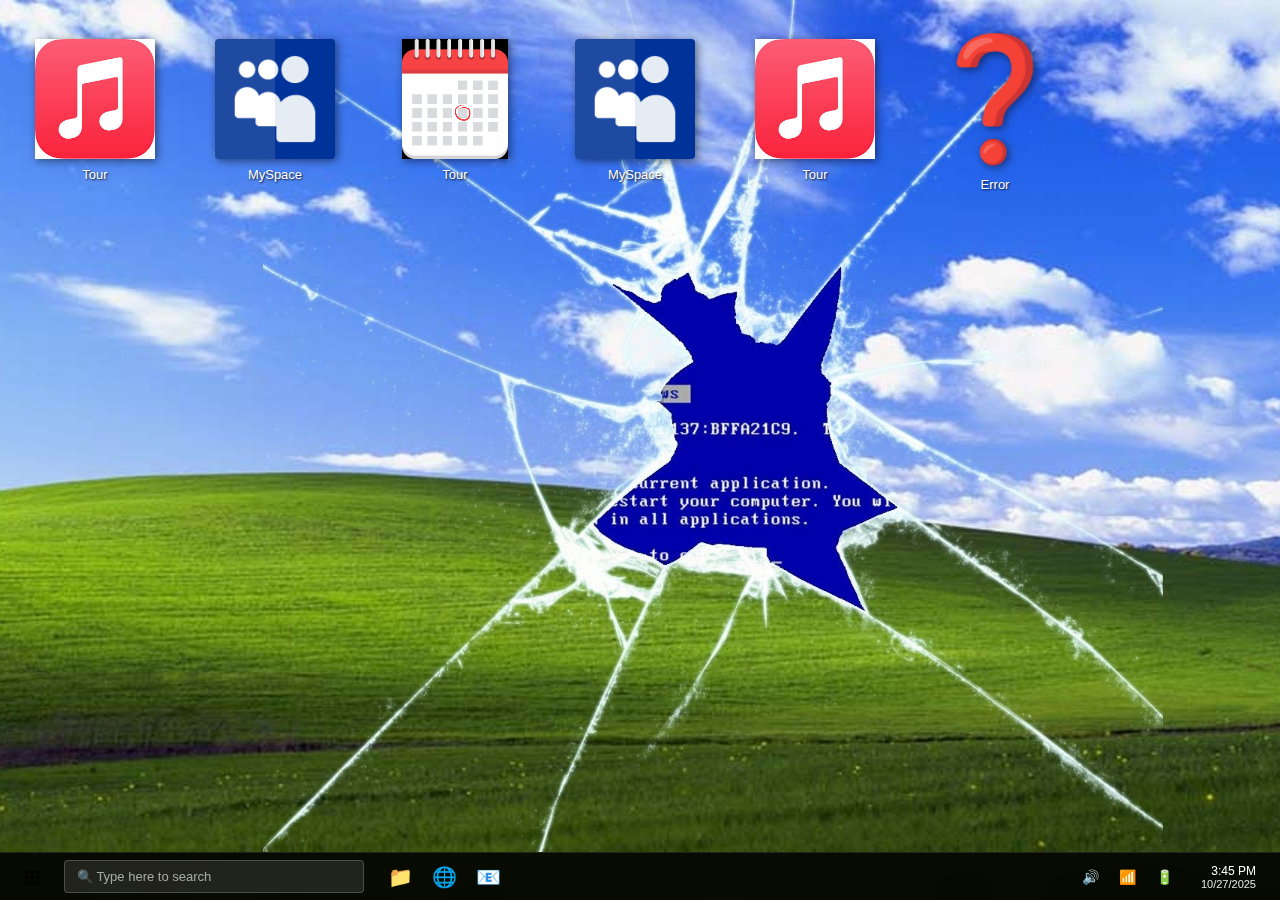
<file: index.html>
<!DOCTYPE html>
<html lang="en">
<head>
  <meta charset="utf-8" />
  <meta name="viewport" content="width=device-width, initial-scale=1" />
  <title>Circuits of Change</title>
  <style>
    * {
      margin: 0;
      padding: 0;
      box-sizing: border-box;
    }

    body {
      background: url('assets/broken_windows.jpg') center/cover no-repeat fixed;
      min-height: 100vh;
      display: flex;
      flex-direction: column;
      font-family: 'Segoe UI', Tahoma, Geneva, Verdana, sans-serif;
      overflow: hidden;
    }

    .desktop {
      flex: 1;
      padding: 20px;
      display: grid;
      grid-template-columns: repeat(auto-fill, 150px);
      grid-auto-rows: 180px;
      gap: 30px;
      align-content: start;
    }

    .desktop-icon {
      display: flex;
      flex-direction: column;
      align-items: center;
      justify-content: center;
      gap: 8px;
      text-decoration: none;
      cursor: pointer;
      padding: 12px;
      border-radius: 4px;
      transition: background 0.2s;
    }

    .desktop-icon:hover {
      background: rgba(255, 255, 255, 0.1);
      backdrop-filter: blur(10px);
    }

    .icon-image {
      width: 120px;
      height: 120px;
      object-fit: contain;
      filter: drop-shadow(2px 2px 4px rgba(0, 0, 0, 0.5));
    }

    .icon-label {
      font-size: 13px;
      color: white;
      text-align: center;
      text-shadow: 1px 1px 2px rgba(0, 0, 0, 0.8);
      word-wrap: break-word;
      max-width: 130px;
      font-weight: 500;
    }

    /* Taskbar */
    .taskbar {
      background: rgba(0, 0, 0, 0.85);
      backdrop-filter: blur(20px);
      height: 48px;
      display: flex;
      align-items: center;
      padding: 0 8px;
      border-top: 1px solid rgba(255, 255, 255, 0.1);
    }

    .start-button {
      width: 48px;
      height: 48px;
      display: flex;
      align-items: center;
      justify-content: center;
      font-size: 20px;
      cursor: pointer;
      transition: background 0.2s;
    }

    .start-button:hover {
      background: rgba(255, 255, 255, 0.1);
    }

    .taskbar-search {
      margin-left: 8px;
      background: rgba(255, 255, 255, 0.1);
      border: 1px solid rgba(255, 255, 255, 0.2);
      border-radius: 4px;
      padding: 8px 12px;
      color: rgba(255, 255, 255, 0.6);
      font-size: 13px;
      width: 300px;
    }

    .taskbar-icons {
      display: flex;
      gap: 4px;
      margin-left: 16px;
    }

    .taskbar-icon {
      width: 40px;
      height: 40px;
      display: flex;
      align-items: center;
      justify-content: center;
      font-size: 20px;
      cursor: pointer;
      border-radius: 4px;
      transition: background 0.2s;
    }

    .taskbar-icon:hover {
      background: rgba(255, 255, 255, 0.1);
    }

    .taskbar-right {
      margin-left: auto;
      display: flex;
      align-items: center;
      gap: 16px;
      padding-right: 8px;
    }

    .system-tray {
      display: flex;
      gap: 12px;
      font-size: 14px;
      color: white;
    }

    .system-icon {
      cursor: pointer;
      padding: 4px;
      transition: background 0.2s;
      border-radius: 4px;
    }

    .system-icon:hover {
      background: rgba(255, 255, 255, 0.1);
    }

    .datetime {
      display: flex;
      flex-direction: column;
      align-items: flex-end;
      font-size: 12px;
      color: white;
      cursor: pointer;
      padding: 4px 8px;
      border-radius: 4px;
      transition: background 0.2s;
    }

    .datetime:hover {
      background: rgba(255, 255, 255, 0.1);
    }

    .time {
      font-weight: 400;
    }

    .date {
      font-size: 11px;
      opacity: 0.9;
    }

    @media (max-width: 768px) {
      .desktop {
        grid-template-columns: repeat(auto-fill, 120px);
        grid-auto-rows: 150px;
        gap: 20px;
      }
      
      .icon-image {
        width: 90px;
        height: 90px;
      }

      .taskbar-search {
        width: 150px;
      }
    }
  </style>
</head>
<body>
  <div class="desktop">
    <a href="tour.html" class="desktop-icon">
      <img src="assets/music_icon.jpg" alt="Tour" class="icon-image">
      <div class="icon-label">Tour</div>
    </a>
    <a href="myspace.html" class="desktop-icon">
      <img src="assets/myspace_icon.png" alt="MySpace" class="icon-image">
      <div class="icon-label">MySpace</div>
    </a>
    <a href="tour.html" class="desktop-icon">
      <img src="assets/calendar_icon.png" alt="Tour" class="icon-image">
      <div class="icon-label">Tour</div>
    </a>
    <a href="myspace.html" class="desktop-icon">
      <img src="assets/myspace_icon.png" alt="MySpace" class="icon-image">
      <div class="icon-label">MySpace</div>
    </a>
    <a href="tour.html" class="desktop-icon">
      <img src="assets/music_icon.jpg" alt="Tour" class="icon-image">
      <div class="icon-label">Tour</div>
    </a>
    <a href="404.html" class="desktop-icon">
      <div class="icon-image" style="font-size: 120px; width: auto; height: auto;">❓</div>
      <div class="icon-label">Error</div>
    </a>
  </div>

  <!-- Taskbar -->
  <div class="taskbar">
    <div class="start-button">⊞</div>
    <div class="taskbar-search">🔍 Type here to search</div>
    <div class="taskbar-icons">
      <div class="taskbar-icon">📁</div>
      <div class="taskbar-icon">🌐</div>
      <div class="taskbar-icon">📧</div>
    </div>
    <div class="taskbar-right">
      <div class="system-tray">
        <span class="system-icon">🔊</span>
        <span class="system-icon">📶</span>
        <span class="system-icon">🔋</span>
      </div>
      <div class="datetime">
        <div class="time">3:45 PM</div>
        <div class="date">10/27/2025</div>
      </div>
    </div>
  </div>
</body>
</html>
</file>
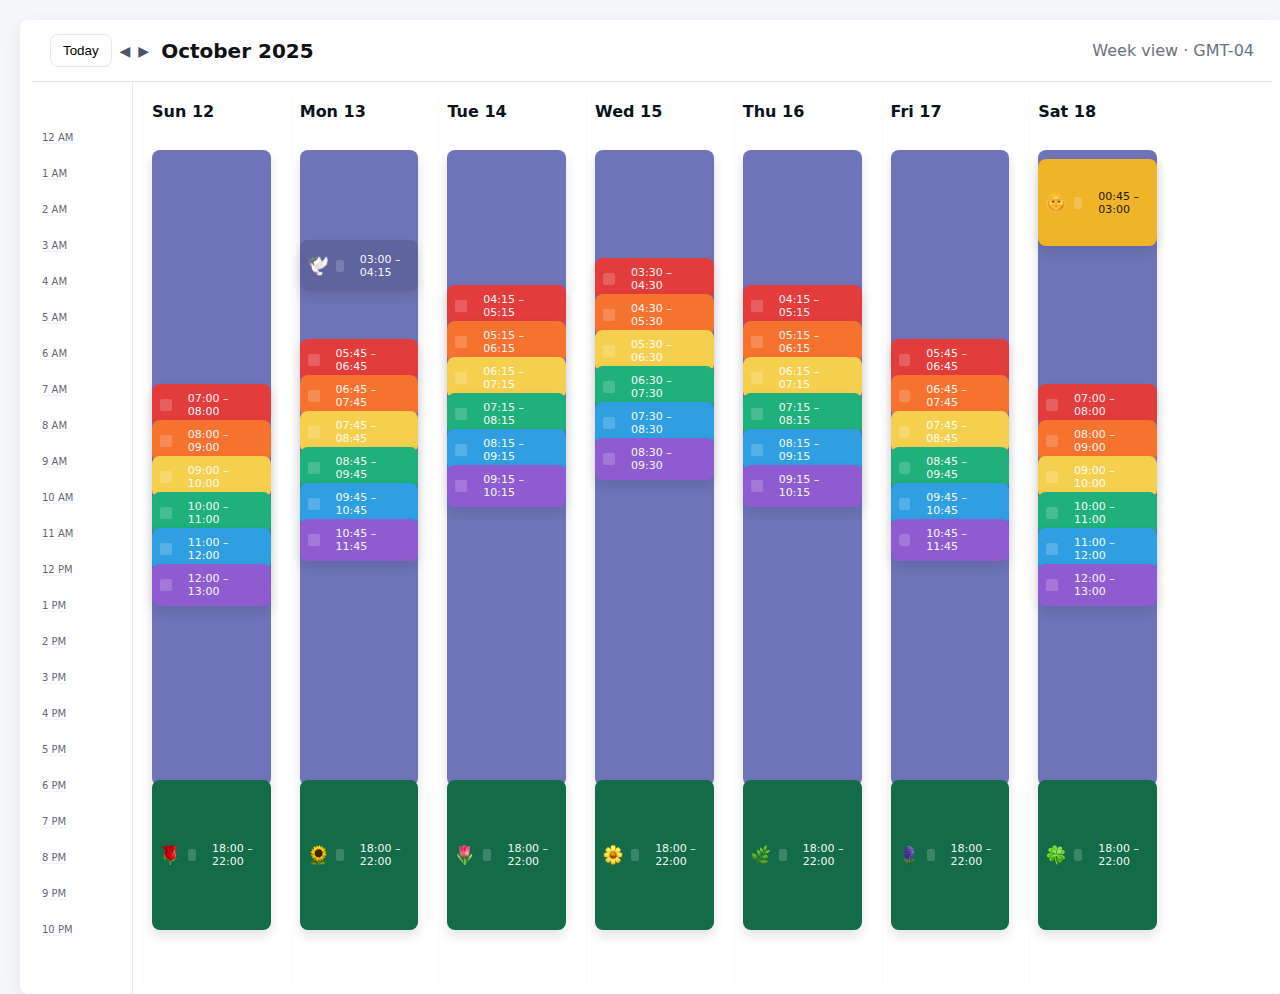
<file: calendar.html>
<!DOCTYPE html>
<html lang="en">
<head>
<meta charset="utf-8" />
<meta name="viewport" content="width=device-width,initial-scale=1" />
<title>Calendar</title>
<style>
  :root{
    --px-per-minute: 0.6; /* Option A: 60min = 90px */
    --hour-height: calc(60 * var(--px-per-minute));
    --time-col-width: 80px;
    --day-col-gap: 12px;
    --day-col-width: calc((100% - var(--time-col-width) - 8 * var(--day-col-gap)) / 7);
    --page-bg: #f6f7fb;
    --lavender: #8f93c7; /* background big block color */
  }
  html,body{height:100%;margin:0;font-family:Inter, system-ui, -apple-system, 'Segoe UI', Roboto, 'Helvetica Neue', Arial;color:#111}
  body{background:var(--page-bg);padding:20px}
  .calendar-wrap{width:1320px;margin:0 auto;background:#fff;border-radius:8px;box-shadow:0 6px 20px rgba(12,20,40,0.08);overflow:hidden}
  .toolbar{display:flex;align-items:center;gap:12px;padding:14px 18px;border-bottom:1px solid #e6e9ef}
  .toolbar .title{font-size:20px;font-weight:600}
  .grid{display:flex}

  .time-slot {
  height: var(--hour-height);
  box-sizing: border-box;
  border-bottom: 1px solid #f0f2f7;
  position: relative;
  display: flex;
  align-items: flex-start;  /* Align label to top */
  justify-content: flex-start;
  padding-top: 50px;         /* Add small spacing */
}

.time-slot .label {
  font-size: 10px;          /* Slightly smaller for compact layout */
  color: #667;
  position: relative;       /* no absolute positioning */
  top: 0; left: 0;          /* reset any offsets */
}
 .time-col {
  width: var(--time-col-width);
  padding-top: 20px; /* same as day header padding-top */
  padding-left: 10px;
  padding-right: 10px;
  border-right: 1px solid #e9edf5;
  background: #fff;
  position: relative;
}
  /* days container */
  .days{display:flex;flex:1;padding:10px;gap:var(--day-col-gap)}
  .day{width:var(--day-col-width);background:transparent;border-left:1px solid rgba(0,0,0,0.02);position:relative}
  .day .day-header{height:20px;padding:10px 8px;font-weight:600;color:#0b1220}
  .day-grid{position:relative}
  .hour-line{height:var(--hour-height);border-bottom:1px solid transparent}

  /* full-height lavender background block like screenshot */
  .big-block{position:absolute;left:6px;right:6px;border-radius:6px;background:linear-gradient(180deg,var(--lavender) 0%, #7e82bf 100%);opacity:0.95}

  /* event card common */
  .event{position:absolute;left:8px;right:8px;border-radius:8px;padding:6px 8px;color:#fff;font-size:12px;box-shadow:0 6px 12px rgba(12,20,40,0.12);display:flex;align-items:center;gap:8px}
  .event .dot{width:10px;height:10px;border-radius:2px;flex:0 0 10px}
  .event .title{font-weight:600;margin-right:auto}
  .event .time{font-size:11px;opacity:0.95}

  /* palette approximations */
  .c-red{background:#e23c3c}
  .c-orange{background:#f6722f}
  .c-yellow{background:#f5d04f}
  .c-green{background:#1fb07b}
  .c-blue{background:#2f9fe1}
  .c-indigo{background:#8f5bd1}
  .c-deep{background:#136b48}
  .c-purple{background:#6f74b8}
  .c-gold{background:#f0b429;color:#111}
  .bird{background:#5f639e}

  /* small rounded icons like calendar icons in screenshot */
  .mini-icon{width:12px;height:12px;border-radius:2px;background:rgba(255,255,255,0.18);display:inline-block}

  /* footer big evening block greens */
  .evening{position:absolute;left:6px;right:6px;border-radius:6px;background:#0f7a50;bottom:18px;height:calc(4 * var(--hour-height) - 8px);display:flex;align-items:center;justify-content:center;color:#fff;font-weight:700}

  /* scrollbar style for the tall day area */
  .day-scroll{height:calc(var(--hour-height) * 22 + 120px);overflow-y:auto;padding-bottom:40px}

  /* small responsive niceties (desktop only target) */
  @media (max-width:1400px){.calendar-wrap{width:100%;padding:0 12px}}
</style>
</head>
<body>
<div class="calendar-wrap">
  <div class="toolbar">
    <div style="display:flex;align-items:center;gap:8px">
      <button style="padding:8px 12px;border-radius:8px;border:1px solid #e6e9ef;background:#fff">Today</button>
      <div style="font-size:14px;color:#4c5568">◀</div>
      <div style="font-size:14px;color:#4c5568">▶</div>
    </div>
    <div class="title">October 2025</div>
    <div style="margin-left:auto;color:#6b7280">Week view · GMT-04</div>
  </div>

  <div style="display:flex">
    <div class="time-col">
      <!-- render hours from 12am to 10pm -->
      
      <div id="timeSlots"></div>
    </div>

    <div class="days" id="daysContainer">
      <!-- day columns will be rendered by JS -->
    </div>
  </div>
</div>

<script>
(function(){
  const pxPerMin = parseFloat(getComputedStyle(document.documentElement).getPropertyValue('--px-per-minute'));
  const daysMeta = [
    {label:'Sun', date:12, events:[
      {start:'00:30',end:'18:00',class:'c-purple',title:''},
      {start:'07:00',end:'08:00',class:'c-red',title:''},
      {start:'08:00',end:'09:00',class:'c-orange',title:''},
      {start:'09:00',end:'10:00',class:'c-yellow',title:''},
      {start:'10:00',end:'11:00',class:'c-green',title:''},
      {start:'11:00',end:'12:00',class:'c-blue',title:''},
      {start:'12:00',end:'13:00',class:'c-indigo',title:''},
      {start:'18:00',end:'22:00',class:'c-deep',title:'', image:'/assets/rose.png'}
    ]},
    {label:'Mon', date:13, events:[
      {start:'00:30',end:'18:00',class:'c-purple',title:''},
      {start:'03:00',end:'04:15',class:'bird',title:'', image:'/assets/dove.png'},
      {start:'05:45',end:'06:45',class:'c-red',title:''},
      {start:'06:45',end:'07:45',class:'c-orange',title:''},
      {start:'07:45',end:'08:45',class:'c-yellow',title:''},
      {start:'08:45',end:'09:45',class:'c-green',title:''},
      {start:'09:45',end:'10:45',class:'c-blue',title:''},
      {start:'10:45',end:'11:45',class:'c-indigo',title:''},
      {start:'18:00',end:'22:00',class:'c-deep',title:'',image:'/assets/sunflower.png'}
    ]},
    {label:'Tue', date:14, events:[
      {start:'00:30',end:'18:00',class:'c-purple',title:''},
      {start:'04:15',end:'05:15',class:'c-red',title:''},
      {start:'05:15',end:'06:15',class:'c-orange',title:''},
      {start:'06:15',end:'07:15',class:'c-yellow',title:''},
      {start:'07:15',end:'08:15',class:'c-green',title:''},
      {start:'08:15',end:'09:15',class:'c-blue',title:''},
      {start:'09:15',end:'10:15',class:'c-indigo',title:''},
      {start:'18:00',end:'22:00',class:'c-deep',title:'',image:'/assets/tulip.png'}
    ]},
    {label:'Wed', date:15, events:[
      {start:'00:30',end:'18:00',class:'c-purple',title:''},
      {start:'03:30',end:'04:30',class:'c-red',title:''},
      {start:'04:30',end:'05:30',class:'c-orange',title:''},
      {start:'05:30',end:'06:30',class:'c-yellow',title:''},
      {start:'06:30',end:'07:30',class:'c-green',title:''},
      {start:'07:30',end:'08:30',class:'c-blue',title:''},
      {start:'08:30',end:'09:30',class:'c-indigo',title:''},
      {start:'18:00',end:'22:00',class:'c-deep',title:'', image:'/assets/blossom.png'}
    ]},
    {label:'Thu', date:16, events:[
      {start:'00:30',end:'18:00',class:'c-purple',title:''},
      {start:'04:15',end:'05:15',class:'c-red',title:''},
      {start:'05:15',end:'06:15',class:'c-orange',title:''},
      {start:'06:15',end:'07:15',class:'c-yellow',title:''},
      {start:'07:15',end:'08:15',class:'c-green',title:''},
      {start:'08:15',end:'09:15',class:'c-blue',title:''},
      {start:'09:15',end:'10:15',class:'c-indigo',title:''},
      {start:'18:00',end:'22:00',class:'c-deep',title:'',image:'/assets/herb.png'}
    ]},
    {label:'Fri', date:17, events:[
      {start:'00:30',end:'18:00',class:'c-purple',title:''},
      {start:'05:45',end:'06:45',class:'c-red',title:''},
      {start:'06:45',end:'07:45',class:'c-orange',title:''},
      {start:'07:45',end:'08:45',class:'c-yellow',title:''},
      {start:'08:45',end:'09:45',class:'c-green',title:''},
      {start:'09:45',end:'10:45',class:'c-blue',title:''},
      {start:'10:45',end:'11:45',class:'c-indigo',title:''},
      {start:'18:00',end:'22:00',class:'c-deep',title:'',image:'/assets/hyacinth.png'}
    ]},
    {label:'Sat', date:18, events:[
      {start:'00:30',end:'18:00',class:'c-purple',title:''},
      {start:'00:45',end:'03:00',class:'c-gold',title:'',image:'/assets/sun.png'},
      {start:'07:00',end:'08:00',class:'c-red',title:''},
      {start:'08:00',end:'09:00',class:'c-orange',title:''},
      {start:'09:00',end:'10:00',class:'c-yellow',title:''},
      {start:'10:00',end:'11:00',class:'c-green',title:''},
      {start:'11:00',end:'12:00',class:'c-blue',title:''},
      {start:'12:00',end:'13:00',class:'c-indigo',title:''},
      {start:'18:00',end:'22:00',class:'c-deep',title:'', image:'/assets/clover.png'}
    ]}
  ];

  function hhmmToMinutes(s){const [h,m] = s.split(':').map(Number); return h*60 + m}

  // render time labels
  const timeSlots = document.getElementById('timeSlots');
  
for (let h = 0; h <= 22; h++) {
  const slot = document.createElement('div');
  slot.className = 'time-slot';
  
  const label = document.createElement('div');
  label.className = 'label';
  const hour = (h % 12 === 0) ? 12 : h % 12;
  const ampm = h < 12 ? 'AM' : 'PM';
  label.textContent = `${hour} ${ampm}`;

  slot.appendChild(label);

  // Position proportional to minutes
  slot.style.position = 'absolute';
  slot.style.top = `${h * 60 * pxPerMin}px`;

  timeSlots.appendChild(slot);
}

  // render days
  const daysContainer = document.getElementById('daysContainer');
  daysMeta.forEach(day =>{
    const dayEl = document.createElement('div'); dayEl.className='day';
    const header = document.createElement('div'); header.className='day-header'; header.textContent = `${day.label} ${day.date}`;
    const scroll = document.createElement('div'); scroll.className='day-scroll';
    const grid = document.createElement('div'); grid.className='day-grid'; grid.style.minHeight = (pxPerMin * 60 * 22 + 20) + 'px';



    // audio files
    const classSounds = {
  'c-red': '/assets/xy_C.wav',
  'c-orange': '/assets/xy_D.wav',
  'c-yellow': '/assets/xy_E.wav',
  'c-green': '/assets/xy_F.wav',
  'c-blue': '/assets/xy_G.wav',
  'c-indigo': '/assets/xy_A.wav',
  'c-deep': '/assets/grass.mp3',       
  'bird': '/assets/flap.mp3',
  'c-gold': '/assets/tinkle.mp3'      
};
    // events
    day.events.forEach(ev=>{
      const e = document.createElement('div'); e.className = 'event ' + ev.class;
      const start = hhmmToMinutes(ev.start); const end = hhmmToMinutes(ev.end);
      e.style.top = (start * pxPerMin) + 'px';
      e.style.height = Math.max(28, (end - start) * pxPerMin - 6) + 'px';
      let imgHTML = '';
if (ev.image) {
  imgHTML = `<img src="${ev.image}" style="width:20px;height:20px;border-radius:4px;flex-shrink:0">`;
}
const evClasses = e.className.split(' ');
const soundClass = evClasses.find(c => classSounds[c]);
if (soundClass) {
  e.addEventListener('mouseenter', () => {
    const sound = new Audio(classSounds[soundClass]);
    sound.play();
  });
}

e.innerHTML = `
  ${imgHTML}
  <div class="mini-icon"></div>
  <div class="title">${ev.title}</div>
  <div class="time">${ev.start} – ${ev.end}</div>
`;

      

      grid.appendChild(e);
    });





    scroll.appendChild(grid);
    dayEl.appendChild(header);
    dayEl.appendChild(scroll);
    daysContainer.appendChild(dayEl);
  });

})();
</script>
</body>
</html>
</file>
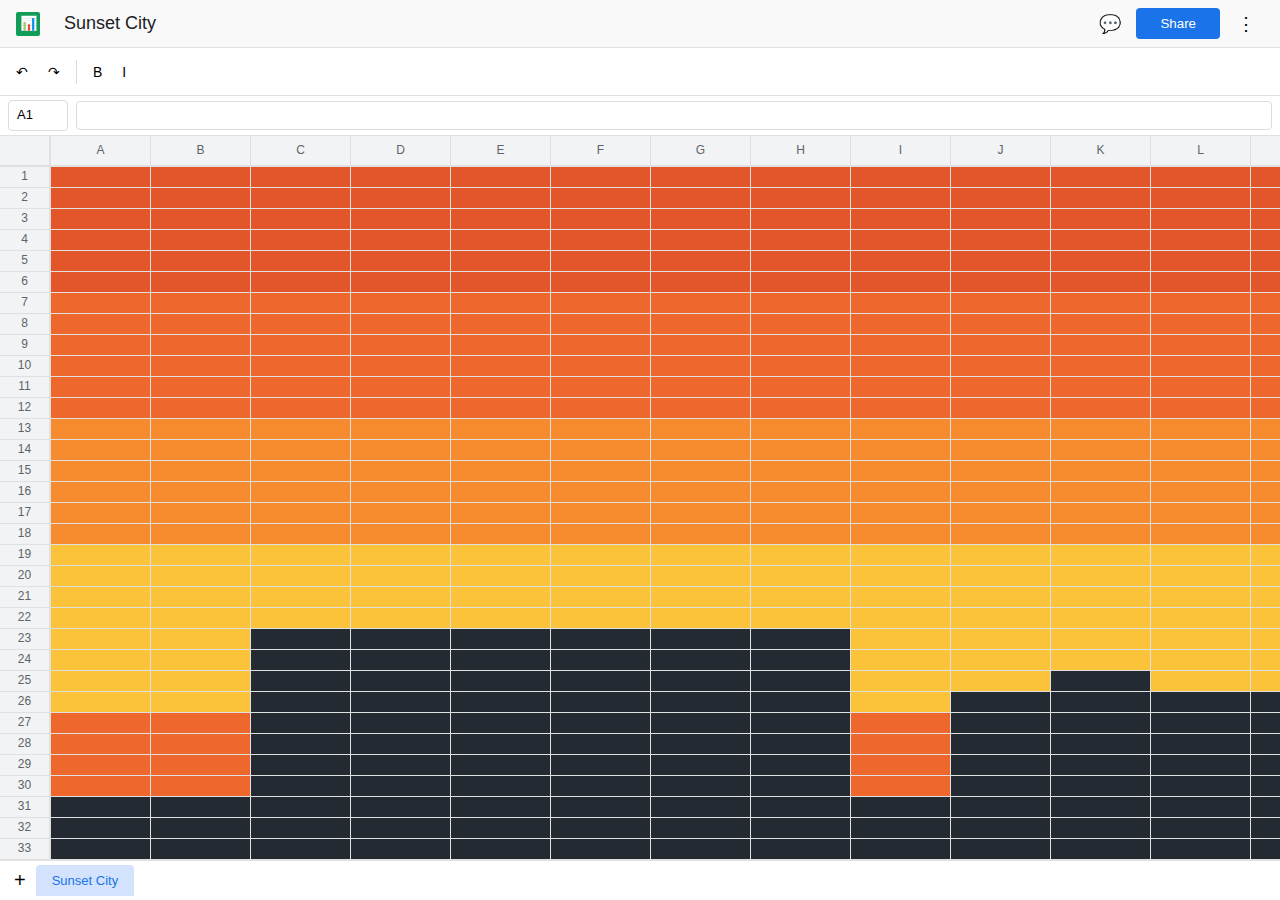
<file: gsheets.html>
<!DOCTYPE html>
<html lang="en">
<head>
<meta charset="utf-8" />
<meta name="viewport" content="width=device-width,initial-scale=1" />
<title>Sunset City - Google Sheets</title>
<style>
  :root {
    --bg: #f8f9fa;
    --grid: #e0e0e0;
    --header-bg: #f1f3f4;
    --header-txt: #5f6368;
    --sel: #1a73e8;
  }
  * { box-sizing: border-box; margin: 0; padding: 0; }
  html, body { 
    height: 100%; 
    background: white; 
    font: 14px/1.3 'Google Sans', Roboto, Arial, sans-serif;
    overflow: hidden;
  }
  
  .main-container {
    display: flex;
    flex-direction: column;
    height: 100vh;
  }
  
  /* Google Sheets Header */
  .sheets-header {
    height: 48px;
    background: #f9f9f9;
    border-bottom: 1px solid #e0e0e0;
    display: flex;
    align-items: center;
    padding: 0 16px;
    gap: 16px;
  }
  
  .sheets-icon {
    width: 24px;
    height: 24px;
    background: #0f9d58;
    border-radius: 2px;
    display: flex;
    align-items: center;
    justify-content: center;
    color: white;
    font-weight: bold;
    font-size: 14px;
  }
  
  .doc-title {
    display: flex;
    align-items: center;
    gap: 8px;
  }
  
  .doc-title input {
    border: none;
    background: transparent;
    font-size: 18px;
    color: #202124;
    padding: 4px 8px;
    border-radius: 4px;
    outline: none;
  }
  
  .doc-title input:hover {
    background: #f1f3f4;
  }
  
  .header-right {
    margin-left: auto;
    display: flex;
    align-items: center;
    gap: 8px;
  }
  
  .icon-button {
    width: 36px;
    height: 36px;
    border-radius: 50%;
    display: flex;
    align-items: center;
    justify-content: center;
    cursor: pointer;
    font-size: 18px;
    background: transparent;
    border: none;
  }
  
  .icon-button:hover {
    background: #f1f3f4;
  }
  
  .share-button {
    background: #1a73e8;
    color: white;
    padding: 8px 24px;
    border-radius: 4px;
    border: none;
    font-weight: 500;
    cursor: pointer;
  }
  
  /* Toolbar */
  .toolbar {
    height: 48px;
    background: #ffffff;
    border-bottom: 1px solid #e0e0e0;
    display: flex;
    align-items: center;
    gap: 4px;
    padding: 0 8px;
  }
  
  .toolbar-button {
    padding: 8px;
    border-radius: 4px;
    background: transparent;
    border: none;
    cursor: pointer;
    font-size: 14px;
  }
  
  .toolbar-button:hover {
    background: #f1f3f4;
  }
  
  .toolbar-divider {
    width: 1px;
    height: 24px;
    background: #dadce0;
    margin: 0 4px;
  }
  
  /* Formula Bar */
  .formula-bar {
    height: 40px;
    background: white;
    border-bottom: 1px solid #e0e0e0;
    display: flex;
    align-items: center;
    padding: 0 8px;
    gap: 8px;
  }
  
  .cell-ref {
    min-width: 60px;
    padding: 6px 8px;
    border: 1px solid #dadce0;
    border-radius: 4px;
    font-size: 13px;
    font-weight: 500;
  }
  
  .formula-input {
    flex: 1;
    padding: 6px 8px;
    border: 1px solid #dadce0;
    border-radius: 4px;
    font-size: 13px;
    outline: none;
  }
  
  /* Sheet Container */
  .sheet-container {
    flex: 1;
    overflow: auto;
    background: white;
  }
  
  /* Sheet grid */
  .sheet {
    display: grid;
    grid-template-columns: 50px repeat(var(--cols), 100px);
    grid-template-rows: 30px repeat(var(--rows), 21px);
    background: white;
    user-select: none;
    min-width: max-content;
  }
  
  .corner {
    background: var(--header-bg);
    border-right: 1px solid var(--grid);
    border-bottom: 1px solid var(--grid);
    position: sticky;
    left: 0;
    top: 0;
    z-index: 3;
  }
  
  .col-h {
    background: var(--header-bg);
    color: var(--header-txt);
    border-left: 1px solid var(--grid);
    border-bottom: 1px solid var(--grid);
    display: grid;
    place-items: center;
    font-size: 12px;
    position: sticky;
    top: 0;
    z-index: 2;
  }
  
  .row-h {
    background: var(--header-bg);
    color: var(--header-txt);
    border-top: 1px solid var(--grid);
    border-right: 1px solid var(--grid);
    display: grid;
    place-items: center;
    font-size: 12px;
    position: sticky;
    left: 0;
    z-index: 2;
  }
  
  .cell {
    border-left: 1px solid var(--grid);
    border-top: 1px solid var(--grid);
    background: white;
  }
  
  .cell.sel {
    outline: 2px solid var(--sel);
    outline-offset: -2px;
  }
  
  /* Sheet Tabs */
  .sheet-tabs {
    height: 40px;
    background: white;
    border-top: 1px solid #e0e0e0;
    display: flex;
    align-items: center;
    padding: 0 8px;
    gap: 4px;
  }
  
  .add-sheet {
    padding: 6px;
    border-radius: 4px;
    background: transparent;
    border: none;
    cursor: pointer;
    font-size: 20px;
  }
  
  .sheet-tab {
    padding: 8px 16px;
    border-radius: 4px 4px 0 0;
    background: transparent;
    border: none;
    cursor: pointer;
    font-size: 13px;
  }
  
  .sheet-tab.active {
    background: #d3e3fd;
    color: #1a73e8;
  }
</style>
</head>
<body>
  <div class="main-container">
    <div class="sheets-header">
      <div class="sheets-icon">📊</div>
      <div class="doc-title">
        <input type="text" value="Sunset City" readonly>
      </div>
      <div class="header-right">
        <button class="icon-button">💬</button>
        <button class="share-button">Share</button>
        <button class="icon-button">⋮</button>
      </div>
    </div>
    
    <div class="toolbar">
      <button class="toolbar-button">↶</button>
      <button class="toolbar-button">↷</button>
      <div class="toolbar-divider"></div>
      <button class="toolbar-button">B</button>
      <button class="toolbar-button">I</button>
    </div>
    
    <div class="formula-bar">
      <div class="cell-ref">A1</div>
      <input type="text" class="formula-input" placeholder="">
    </div>
    
    <div class="sheet-container">
      <div id="sheet" class="sheet"></div>
    </div>
    
    <div class="sheet-tabs">
      <button class="add-sheet">+</button>
      <button class="sheet-tab active">Sunset City</button>
    </div>
  </div>

<script>
(() => {
  const ROWS = 40, COLS = 40;
  const sheet = document.getElementById('sheet');
  sheet.style.setProperty('--rows', ROWS);
  sheet.style.setProperty('--cols', COLS);

  const frag = document.createDocumentFragment();
  const corner = document.createElement('div');
  corner.className = 'corner';
  corner.style.gridColumn = '1 / 2';
  corner.style.gridRow = '1 / 2';
  frag.appendChild(corner);

  for (let c = 1; c <= COLS; c++) {
    const el = document.createElement('div');
    el.className = 'col-h';
    el.textContent = numToLetters(c);
    el.style.gridColumn = (c+1) + ' / ' + (c+2);
    el.style.gridRow = '1 / 2';
    frag.appendChild(el);
  }
  
  for (let r = 1; r <= ROWS; r++) {
    const el = document.createElement('div');
    el.className = 'row-h';
    el.textContent = r;
    el.style.gridColumn = '1 / 2';
    el.style.gridRow = (r+1) + ' / ' + (r+2);
    frag.appendChild(el);
  }
  
  const cells = [];
  for (let r = 1; r <= ROWS; r++) {
    const row = [];
    for (let c = 1; c <= COLS; c++) {
      const el = document.createElement('div');
      el.className = 'cell';
      el.dataset.r = r; el.dataset.c = c;
      el.style.gridColumn = (c+1) + ' / ' + (c+2);
      el.style.gridRow = (r+1) + ' / ' + (r+2);
      frag.appendChild(el);
      row.push(el);
    }
    cells.push(row);
  }
  sheet.appendChild(frag);

  const COLORS = {
    skyTop2:  '#E3562A', skyTop1:  '#EE672C', skyMid:   '#F68A2F',
    skyCore:  '#FBC33A', soil1:    '#EE672C', soil2:    '#E3562A',
    building: '#232A31', window:   '#6B7076', white:    '#FFFFFF'
  };
  
  const BANDS = [
    {r1:1,  r2:6,  key:'skyTop2'}, {r1:7,  r2:12, key:'skyTop1'},
    {r1:13, r2:18, key:'skyMid'}, {r1:19, r2:26, key:'skyCore'},
    {r1:27, r2:34, key:'soil1'}, {r1:35, r2:40, key:'soil2'}
  ];

  function paintRect(r1,c1,h,w,color){
    for(let r=r1;r<r1+h;r++){
      for(let c=c1;c<c1+w;c++){
        const cell = cells[r-1]?.[c-1];
        if (cell) cell.style.background = color;
      }
    }
  }
  
  function paintCell(r,c,color){
    const el = cells[r-1]?.[c-1];
    if (el) el.style.background = color;
  }

  function drawBackground(){
    BANDS.forEach(b=> paintRect(b.r1,1,b.r2-b.r1+1,COLS, COLORS[b.key]));
  }
  
  function drawSkyline(){
    const dark = COLORS.building;
    paintRect(31,1,10,COLS,dark);
    const buildings = [[3,6,8],[10,4,5],[14,6,14],[21,5,9],[27,4,5],[30,6,10],[37,2,6]];
    buildings.forEach(([c0,w,h])=>{
      const top = 30 - h + 1;
      paintRect(top, c0, h, w, dark);
      if (Math.random() < 0.7) paintRect(top-1, c0 + Math.floor(w/3), 1, Math.max(1, Math.floor(w/3)), dark);
    });
  }
  
  function drawWindows(){
    const w = COLORS.window;
    [[18,16],[20,16],[18,18],[20,18],[22,26],[24,26],[22,28],[24,28],[16,19],[16,21]]
      .forEach(([r,c])=>paintCell(r,c,w));
  }
  
  function renderAll(){
    paintRect(1,1,ROWS,COLS,COLORS.white);
    drawBackground(); drawSkyline(); drawWindows();
  }
  renderAll();

  let selEl = null;
  sheet.addEventListener('pointerdown', (e)=>{
    const cell = e.target.closest('.cell');
    if (cell){
      if (selEl) selEl.classList.remove('sel');
      (selEl = cell).classList.add('sel');
    }
  });

  function randomFrom(a){ return a[(Math.random()*a.length)|0]; }
  function glitchHueShift(){
    const keys = BANDS.map(b=>b.key);
    const rotated = keys.slice(1).concat(keys[0]);
    BANDS.forEach((b,i)=> b.key = rotated[i]);
    drawBackground();
  }

  function glitchPixelNoise(){
    const N = 140;
    for (let i=0;i<N;i++){
      const r = 1 + (Math.random()*ROWS|0);
      const c = 1 + (Math.random()*COLS|0);
      const neon = randomFrom(['#FF3B3B','#FFD93B','#FF9F1C','#8AF3FF','#FF7AF6']);
      const color = Math.random()<0.6 ? COLORS.building : randomFrom([COLORS.skyCore, COLORS.skyMid, neon]);
      paintCell(r,c,color);
    }
  }

  function glitchSwipe(){
    const band = randomFrom(BANDS);
    const rStart = band.r1, rEnd = band.r2;
    const src = rStart + (Math.random()*(rEnd-rStart+1)|0);
    const tgt = rStart + (Math.random()*(rEnd-rStart+1)|0);
    const row = cells[src-1].map(td => td.style.background || COLORS.white);
    const shift = (Math.random()<0.5?-1:1) * (2 + (Math.random()*8|0));
    const shifted = row.map((_,i)=> row[(i - shift + COLS) % COLS]);
    const thickness = 1 + (Math.random()*2|0);
    for (let off=0; off<thickness; off++){
      const rr = Math.min(ROWS, tgt + off);
      for (let c=1;c<=COLS;c++) paintCell(rr, c, shifted[c-1]);
    }
  }

  function burstGlitch(){
    const modes = [glitchHueShift, glitchPixelNoise, glitchSwipe];
    const steps = 6 + (Math.random()*6|0);
    let t = 0;
    const tick = ()=> {
      randomFrom(modes)();
      drawSkyline(); drawWindows();
      if (++t < steps) requestAnimationFrame(tick);
    };
    tick();
  }

  sheet.addEventListener('click', ()=> burstGlitch(), { passive:true });
  
  function numToLetters(n){
    let s = '';
    while (n > 0) { n--; s = String.fromCharCode(65 + (n % 26)) + s; n = Math.floor(n/26); }
    return s;
  }
})();
</script>
</body>
</html>
</file>
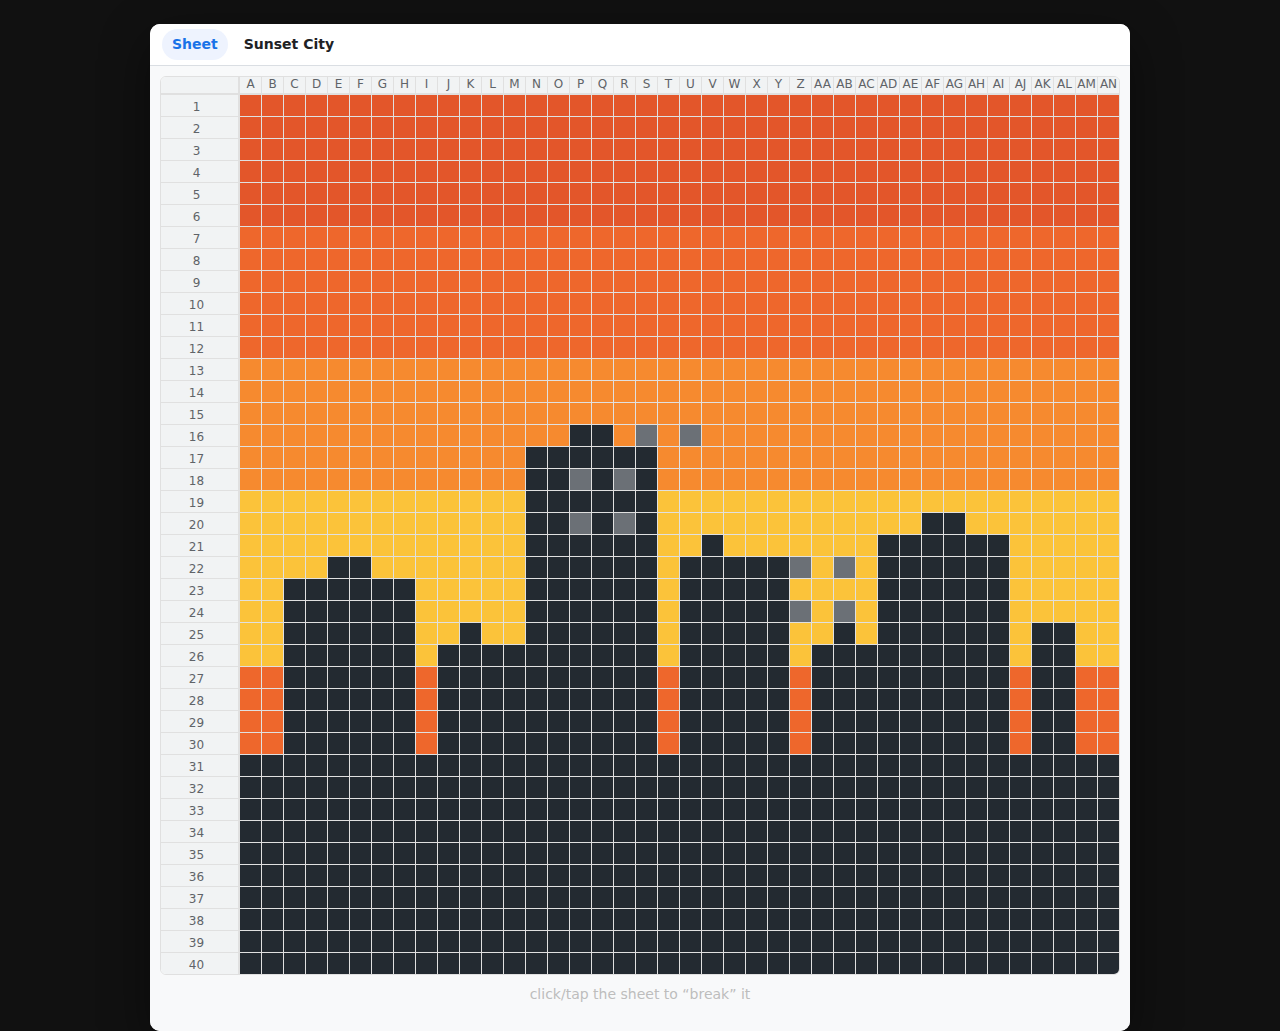
<file: gsheets_backup.html>
<!DOCTYPE html>
<html lang="en">
<head>
<meta charset="utf-8" />
<meta name="viewport" content="width=device-width,initial-scale=1" />
<title>Fake Sheets — Tap to Glitch</title>
<style>
  :root {
    --bg: #f8f9fa;
    --grid: #e0e0e0;
    --header-bg: #f1f3f4;
    --header-txt: #5f6368;
    --sel: #1a73e8;
    --cell-size: 22px;          /* tweak to scale the sheet */
    --radius: 10px;
  }
  * { box-sizing: border-box; }
  html, body { height: 100%; margin: 0; background: #111; font: 14px/1.3 Inter, system-ui, -apple-system, Segoe UI, Roboto, Arial, sans-serif; }
  .chrome {
    max-width: min(95vw, 980px);
    margin: 24px auto;
    background: white;
    border-radius: var(--radius);
    box-shadow: 0 16px 50px rgba(0,0,0,.45);
    overflow: hidden;
  }
  .toolbar {
    height: 42px;
    background: #ffffff;
    border-bottom: 1px solid #dadee3;
    display:flex; align-items:center; gap:10px; padding: 0 12px;
  }
  .pill {
    background: #eef3fe; color:#1a73e8; padding:6px 10px; border-radius:999px; font-weight:600;
  }
  .docname { margin-left: 6px; color:#202124; font-weight:600; }
  .sheet-wrap { background: var(--bg); padding: 10px; }
  /* Sheet grid */
  .sheet {
    display: grid;
    grid-template-columns: auto repeat(var(--cols), var(--cell-size));
    grid-template-rows: auto repeat(var(--rows), var(--cell-size));
    border: 1px solid var(--grid);
    background: white;
    border-radius: 6px;
    overflow: hidden;
    user-select: none;
    touch-action: manipulation;
  }
  .corner {
    background: var(--header-bg);
    border-right: 1px solid var(--grid);
    border-bottom: 1px solid var(--grid);
  }
  .col-h {
    background: var(--header-bg);
    color: var(--header-txt);
    border-left: 1px solid var(--grid);
    border-bottom: 1px solid var(--grid);
    display:grid; place-items:center;
    font-size: 12px;
  }
  .row-h {
    background: var(--header-bg);
    color: var(--header-txt);
    border-top: 1px solid var(--grid);
    border-right: 1px solid var(--grid);
    display:grid; place-items:end center;
    padding-right: 6px;
    font-size: 12px;
  }
  .cell {
    border-left: 1px solid var(--grid);
    border-top: 1px solid var(--grid);
    background: white;
  }
  /* selection ring (for vibes) */
  .cell.sel {
    outline: 2px solid var(--sel);
    outline-offset: -2px;
  }
  .hint {
    text-align:center; color:#bdbdbd; margin: 10px 0 18px;
  }
</style>
</head>
<body>
  <div class="chrome">
    <div class="toolbar">
      <span class="pill">Sheet</span>
      <span class="docname">Sunset City</span>
    </div>
    <div class="sheet-wrap">
      <div id="sheet" class="sheet"></div>
      <div class="hint">click/tap the sheet to “break” it</div>
    </div>
  </div>

<script>
(() => {
  // ======== GRID SETUP (looks like Google Sheets) =========
  const ROWS = 40, COLS = 40;
  const sheet = document.getElementById('sheet');
  sheet.style.setProperty('--rows', ROWS);
  sheet.style.setProperty('--cols', COLS);

  // build headers
  const frag = document.createDocumentFragment();
  const corner = document.createElement('div');
  corner.className = 'corner';
  corner.style.gridColumn = '1 / 2';
  corner.style.gridRow = '1 / 2';
  frag.appendChild(corner);

  // column headers A.. AN
  for (let c = 1; c <= COLS; c++) {
    const el = document.createElement('div');
    el.className = 'col-h';
    el.textContent = numToLetters(c);      // A, B, ...
    el.style.gridColumn = (c+1) + ' / ' + (c+2);
    el.style.gridRow = '1 / 2';
    frag.appendChild(el);
  }
  // row headers 1..40
  for (let r = 1; r <= ROWS; r++) {
    const el = document.createElement('div');
    el.className = 'row-h';
    el.textContent = r;
    el.style.gridColumn = '1 / 2';
    el.style.gridRow = (r+1) + ' / ' + (r+2);
    frag.appendChild(el);
  }
  // cells
  const cells = []; // 2D refs for fast painting
  for (let r = 1; r <= ROWS; r++) {
    const row = [];
    for (let c = 1; c <= COLS; c++) {
      const el = document.createElement('div');
      el.className = 'cell';
      el.dataset.r = r; el.dataset.c = c;
      el.style.gridColumn = (c+1) + ' / ' + (c+2);
      el.style.gridRow = (r+1) + ' / ' + (r+2);
      frag.appendChild(el);
      row.push(el);
    }
    cells.push(row);
  }
  sheet.appendChild(frag);

  // ======== PALETTE & PAINT HELPERS =======================
  const COLORS = {
    skyTop2:  '#E3562A',
    skyTop1:  '#EE672C',
    skyMid:   '#F68A2F',
    skyCore:  '#FBC33A',
    soil1:    '#EE672C',
    soil2:    '#E3562A',
    building: '#232A31',
    window:   '#6B7076',
    white:    '#FFFFFF'
  };
  const BANDS = [
    {r1:1,  r2:6,  key:'skyTop2'},
    {r1:7,  r2:12, key:'skyTop1'},
    {r1:13, r2:18, key:'skyMid'},
    {r1:19, r2:26, key:'skyCore'},
    {r1:27, r2:34, key:'soil1'},
    {r1:35, r2:40, key:'soil2'}
  ];

  function paintRect(r1,c1,h,w,color){
    for(let r=r1;r<r1+h;r++){
      for(let c=c1;c<c1+w;c++){
        const cell = cells[r-1]?.[c-1];
        if (cell) cell.style.background = color;
      }
    }
  }
  function paintCell(r,c,color){
    const el = cells[r-1]?.[c-1];
    if (el) el.style.background = color;
  }

  // ======== DRAW ART ======================================
  function drawBackground(){
    BANDS.forEach(b=>{
      paintRect(b.r1,1,b.r2-b.r1+1,COLS, COLORS[b.key]);
    });
  }
  function drawSkyline(){
    const dark = COLORS.building;
    // base
    paintRect(31,1,10,COLS,dark);
    // buildings: [colStart, width, heightAboveBase]
    const buildings = [
      [3,  6,  8],
      [10, 4,  5],
      [14, 6, 14],
      [21, 5,  9],
      [27, 4,  5],
      [30, 6, 10],
      [37, 2,  6]
    ];
    buildings.forEach(([c0,w,h])=>{
      const top = 30 - h + 1;
      paintRect(top, c0, h, w, dark);
      if (Math.random() < 0.7) {
        paintRect(top-1, c0 + Math.floor(w/3), 1, Math.max(1, Math.floor(w/3)), dark);
      }
    });
  }
  function drawWindows(){
    const w = COLORS.window;
    [[18,16],[20,16],[18,18],[20,18],
     [22,26],[24,26],[22,28],[24,28],
     [16,19],[16,21]].forEach(([r,c])=>paintCell(r,c,w));
  }
  function renderAll(){
    // clear to white first
    paintRect(1,1,ROWS,COLS,COLORS.white);
    drawBackground(); drawSkyline(); drawWindows();
  }
  renderAll();

  // ======== SHEETS-LIKE SELECTION (optional) =============
  let selEl = null;
  sheet.addEventListener('pointerdown', (e)=>{
    const cell = e.target.closest('.cell');
    if (cell){
      if (selEl) selEl.classList.remove('sel');
      (selEl = cell).classList.add('sel');
    }
  });

  // ======== GLITCH ENGINE ================================
  function randomFrom(a){ return a[(Math.random()*a.length)|0]; }

  function glitchHueShift(){
    const keys = BANDS.map(b=>b.key);
    const rotated = keys.slice(1).concat(keys[0]);
    BANDS.forEach((b,i)=> b.key = rotated[i]);
    drawBackground();
  }

  function glitchPixelNoise(){
    const N = 140;
    for (let i=0;i<N;i++){
      const r = 1 + (Math.random()*ROWS|0);
      const c = 1 + (Math.random()*COLS|0);
      const neon = randomFrom(['#FF3B3B','#FFD93B','#FF9F1C','#8AF3FF','#FF7AF6']);
      const color = Math.random()<0.6 ? COLORS.building : randomFrom([COLORS.skyCore, COLORS.skyMid, neon]);
      paintCell(r,c,color);
    }
  }

  function glitchSwipe(){
    const band = randomFrom(BANDS);
    const rStart = band.r1, rEnd = band.r2;
    const src = rStart + (Math.random()*(rEnd-rStart+1)|0);
    const tgt = rStart + (Math.random()*(rEnd-rStart+1)|0);
    // read row colors
    const row = cells[src-1].map(td => td.style.background || COLORS.white);
    const shift = (Math.random()<0.5?-1:1) * (2 + (Math.random()*8|0));
    const shifted = row.map((_,i)=> row[(i - shift + COLS) % COLS]);
    // paste to tgt row (thick swipe)
    const thickness = 1 + (Math.random()*2|0);
    for (let off=0; off<thickness; off++){
      const rr = Math.min(ROWS, tgt + off);
      for (let c=1;c<=COLS;c++){
        paintCell(rr, c, shifted[c-1]);
      }
    }
  }

  function burstGlitch(){
    const modes = [glitchHueShift, glitchPixelNoise, glitchSwipe];
    const steps = 6 + (Math.random()*6|0);
    let t = 0;
    const tick = ()=> {
      randomFrom(modes)();
      drawSkyline(); drawWindows();        // keep silhouette on top
      if (++t < steps) requestAnimationFrame(tick);
    };
    tick();
  }

  // trigger on any click/tap inside the sheet
  sheet.addEventListener('click', (e)=>{
    if (e.target.classList.contains('col-h') || e.target.classList.contains('row-h') || e.target.classList.contains('corner')) {
      // clicking headers still glitches — we’re “mistrusting” :)
    }
    burstGlitch();
  }, { passive:true });

  // ======== helpers =====================================
  function numToLetters(n){ // 1 -> A, 27 -> AA
    let s = '';
    while (n > 0) { n--; s = String.fromCharCode(65 + (n % 26)) + s; n = Math.floor(n/26); }
    return s;
  }
})();
</script>
</body>
</html>
</file>
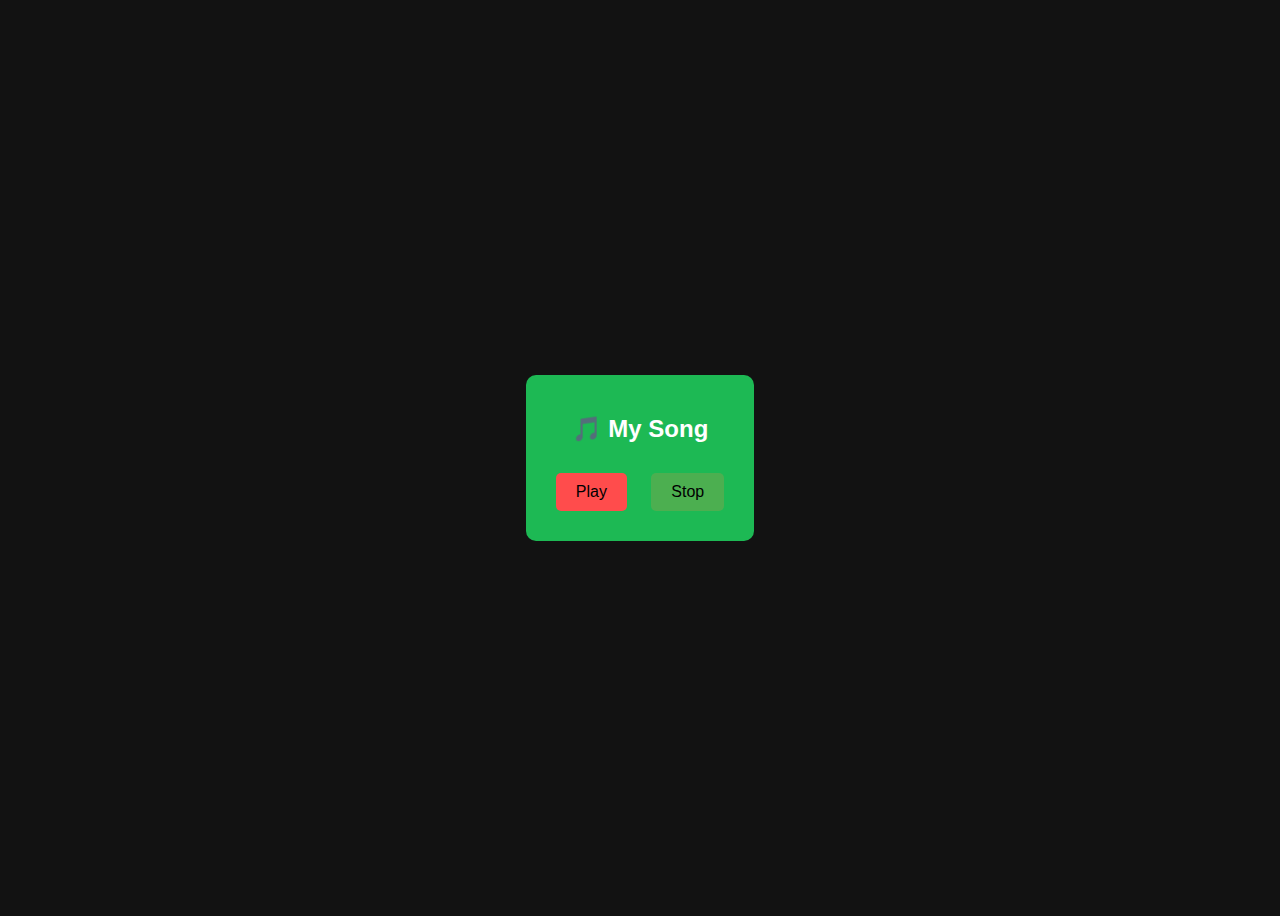
<file: spotify.html>
<!DOCTYPE html>
<html lang="en">
<head>
  <meta charset="UTF-8">
  <title>Mini Spotify Player</title>
  <link rel="stylesheet" href="spotify.css">
</head>
<body>
  <div class="player">
    <h2>🎵 My Song</h2>
    <audio id="audio" src="assets/song.mp3"></audio>
    <div class="controls">
      <button id="playBtn">Play </button>
      <button id="stopBtn">Stop </button>
    </div>
  </div>
  <script src="spotify.js"></script>
</body>
</html>
</file>
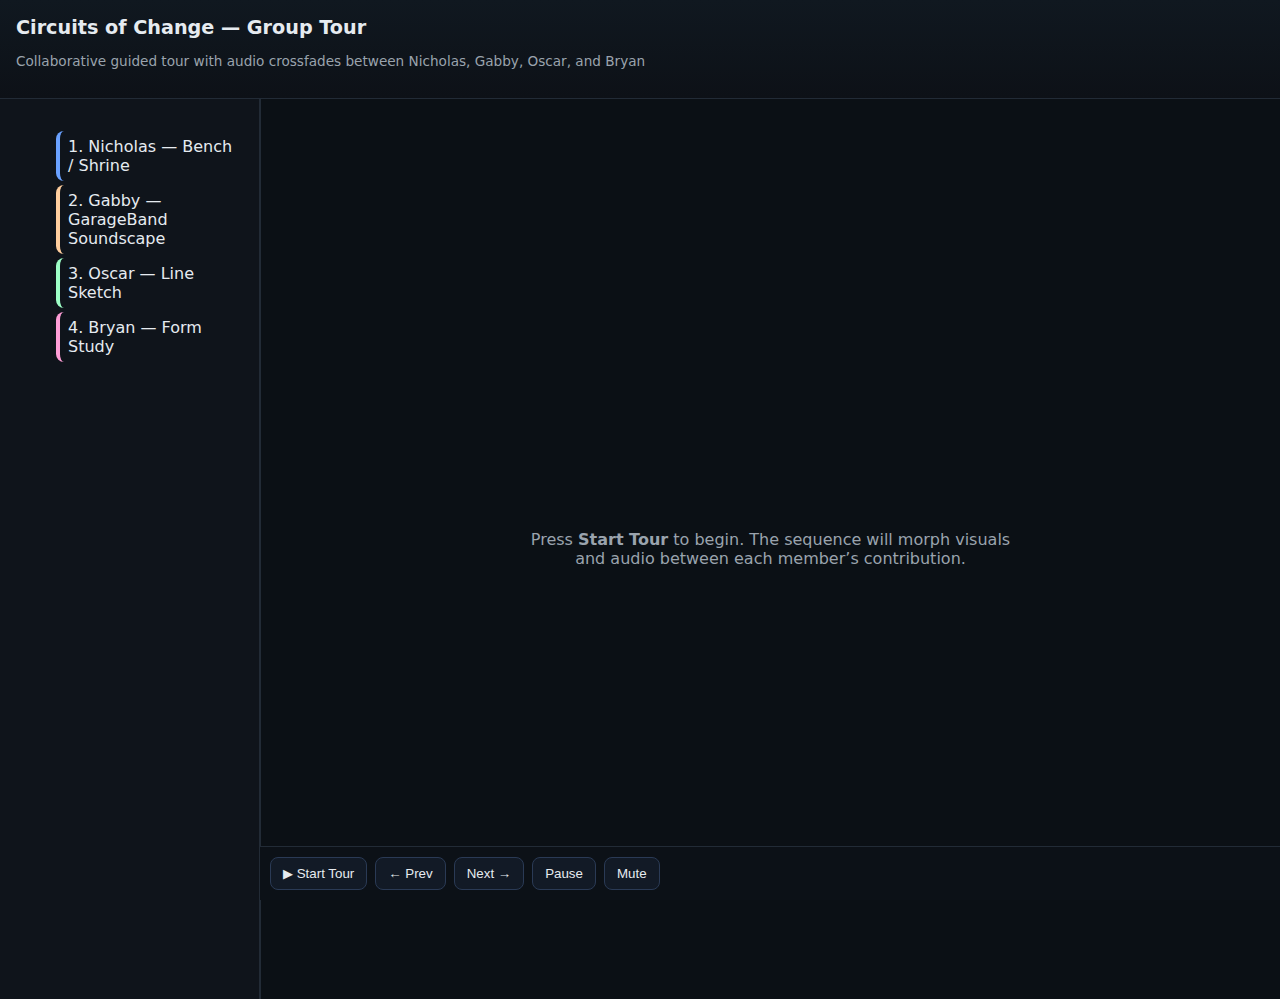
<file: tour.html>
<!DOCTYPE html>
<html lang="en">
<head>
  <meta charset="utf-8" />
  <meta name="viewport" content="width=device-width, initial-scale=1" />
  <title>Circuits of Change — Group Tour</title>
  <link rel="stylesheet" href="styles.css" />
</head>
<body>
  <header>
    <h1>Circuits of Change — Group Tour</h1>
    <p style="color:#9aa3ad; font-size:0.85rem">Collaborative guided tour with audio crossfades between Nicholas, Gabby, Oscar, and Bryan</p>
  </header>
  <div id="app">
    <aside id="sidebar">
      <ul class="tree" id="tree"></ul>
    </aside>
    <main id="stage">
      <div id="placeholder" style="text-align:center; color:#9aa3ad; max-width:500px;">
        <p>Press <b>Start Tour</b> to begin. The sequence will morph visuals and audio between each member’s contribution.</p>
      </div>
    </main>
  </div>    
  <div id="controls">
    <button id="btnStart">▶ Start Tour</button>
    <button id="btnPrev">← Prev</button>
    <button id="btnNext">Next →</button>
    <button id="btnPause">Pause</button>
    <button id="btnMute">Mute</button>
  </div>
  <script src="app.js"></script>
</body>
</html>
</file>
<file: spotify.css>
body {
  font-family: Arial, sans-serif;
  background-color: #121212;
  color: white;
  display: flex;
  justify-content: center;
  align-items: center;
  height: 100vh;
}

.player {
  background-color: #1db954;
  padding: 20px;
  border-radius: 10px;
  text-align: center;
}

.controls button {
  margin: 10px;
  padding: 10px 20px;
  font-size: 16px;
  border: none;
  border-radius: 5px;
  cursor: pointer;
}

#playBtn {
  background-color: #ff4c4c;
}

#stopBtn {
  background-color: #4caf50;
}
</file>
<file: styles.css>
body {
  margin: 0;
  background: #0d1117;
  color: #e6ebf0;
  font-family: system-ui, sans-serif;
}

header {
  padding: 1rem;
  border-bottom: 1px solid #222b36;
  background: linear-gradient(180deg, #101820, #0d1117);
}

header h1 {
  margin: 0;
  font-size: 1.2rem;
}

#app {
  display: grid;
  grid-template-columns: 260px 1fr;
  min-height: 100vh;
}

#sidebar {
  background: #0f141b;
  border-right: 1px solid #222b36;
  padding: 1rem;
}

.tree li {
  list-style: none;
  padding: 6px 8px;
  border-radius: 8px;
  margin-bottom: 4px;
  cursor: pointer;
}

.tree li:hover {
  background: #111a24;
}

.tree li.active {
  background: #182333;
}

#stage {
  display: grid;
  place-items: center;
  background: #0b1015;
  border-left: 1px solid #222b36;
  position: relative;
  overflow: hidden;
}

#controls {
  position: fixed;
  bottom: 0;
  left: 260px;
  right: 0;
  display: flex;
  gap: 8px;
  background: #0c1117;
  border-top: 1px solid #222b36;
  padding: 10px;
}

button {
  border: 1px solid #2a3a55;
  background: #121a26;
  color: #e6ebf0;
  border-radius: 8px;
  padding: 8px 12px;
  cursor: pointer;
}

button:hover {
  background: #162033;
}
</file>
